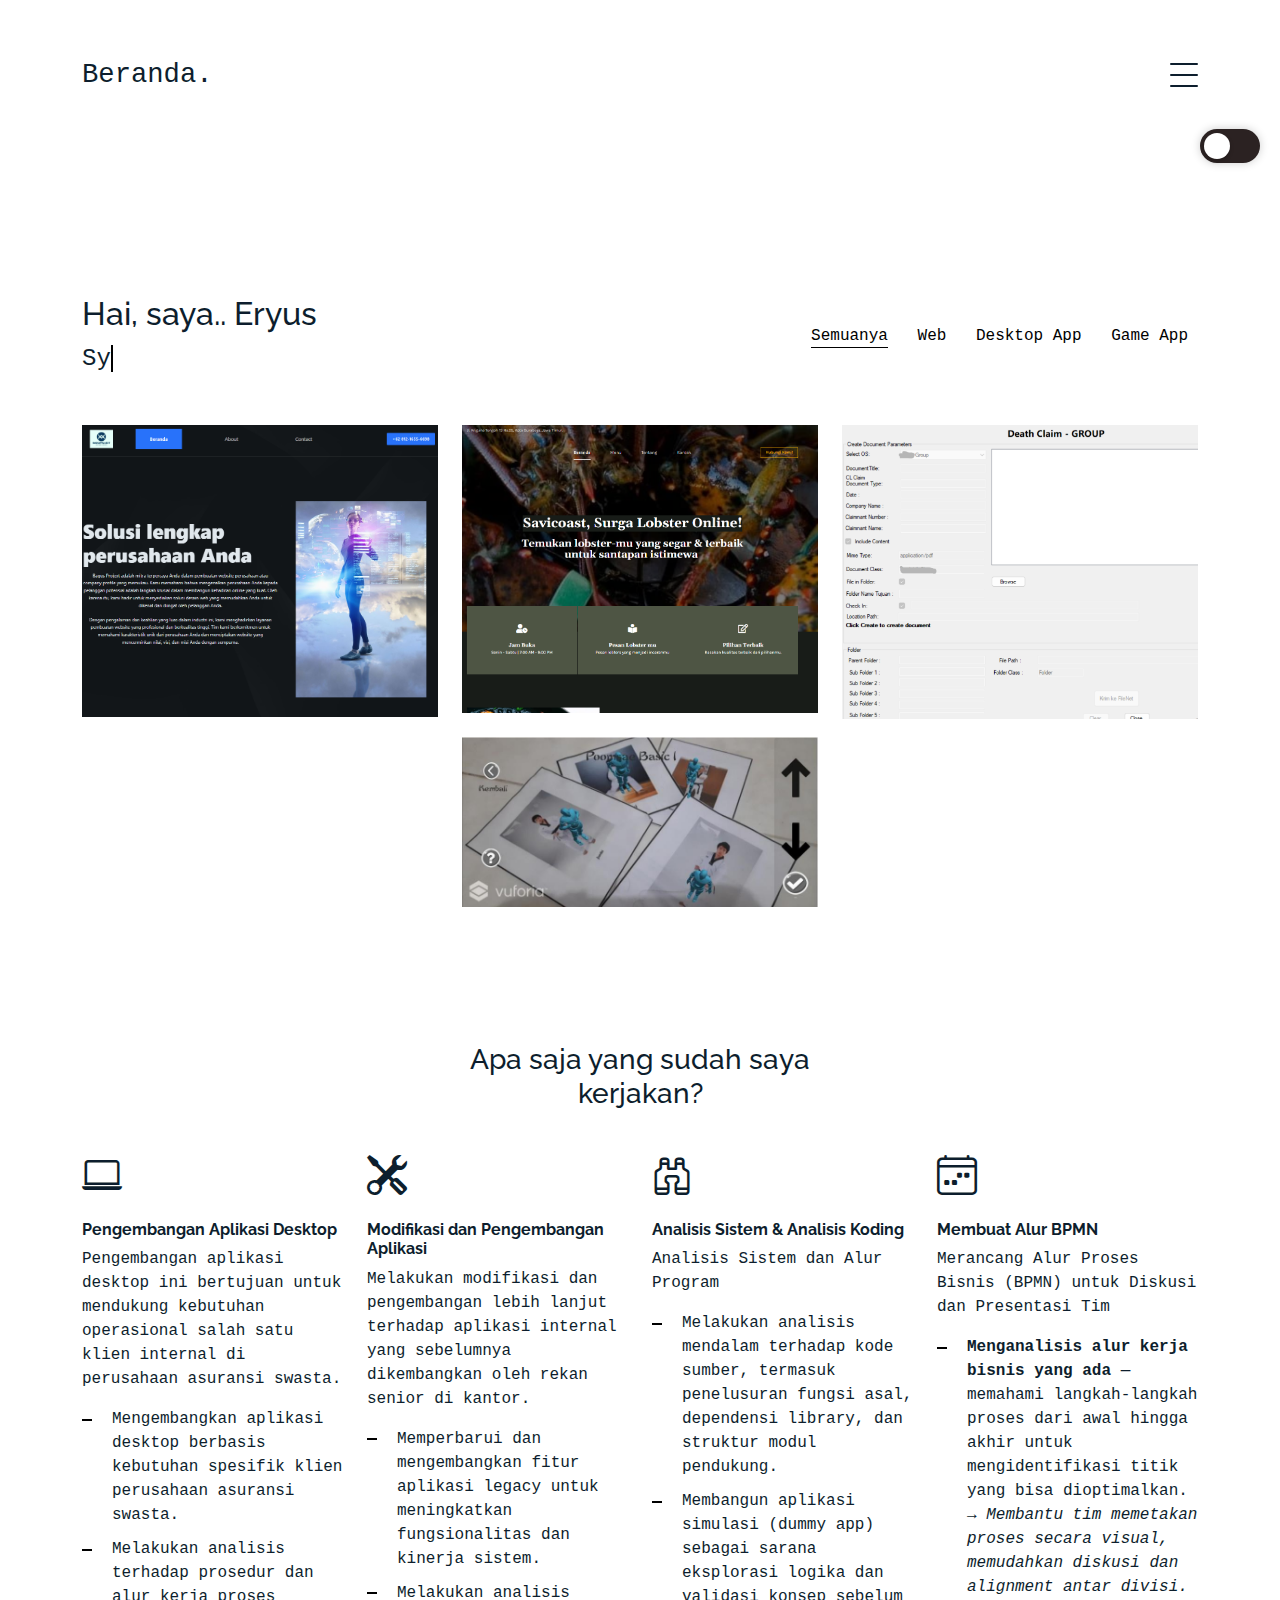
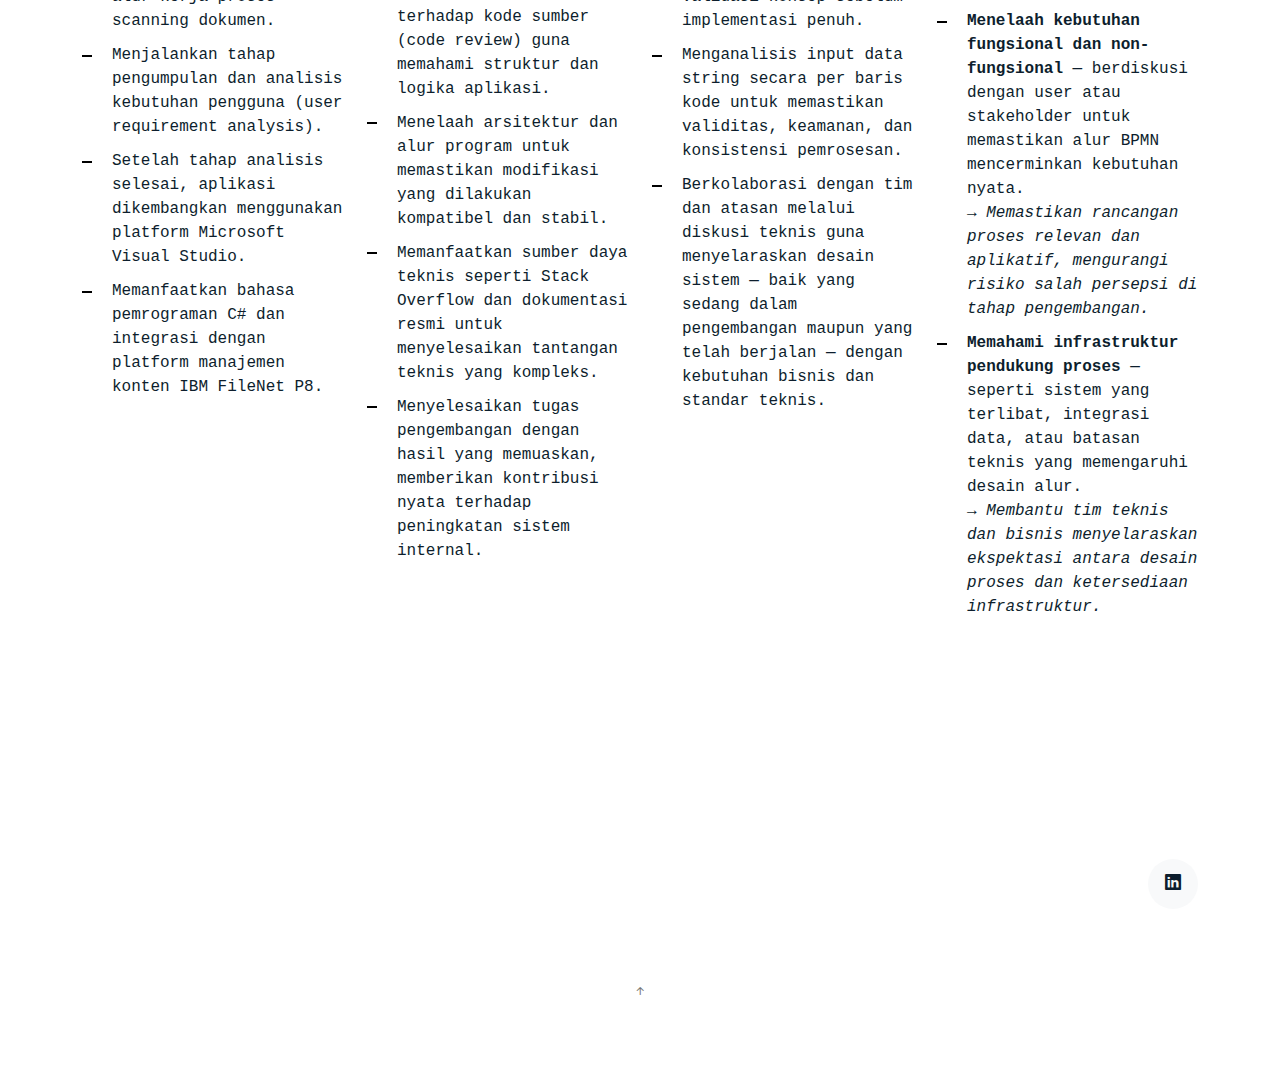
<file: index.html>
<!DOCTYPE html>
<html lang="en">

<head>

  <meta charset="utf-8">
  <meta content="width=device-width, initial-scale=1.0" name="viewport">

  <title>Eryus Portofolio.</title>
  <meta content="" name="description">
  <meta content="" name="keywords">

  <!-- Favicons -->
  <link href="assets/img/astro.png" rel="icon">
  <link href="assets/img/apple-touch-icon.png" rel="apple-touch-icon">

  <!-- Google Fonts -->
  <link href="https://fonts.googleapis.com/css?family=https://fonts.googleapis.com/css?family=Inconsolata:400,500,600,700|Raleway:400,400i,500,500i,600,600i,700,700i" rel="stylesheet">

  <!-- Vendor CSS Files -->
  <link href="assets/vendor/aos/aos.css" rel="stylesheet">
  <link href="assets/vendor/bootstrap/css/bootstrap.min.css" rel="stylesheet">
  <link href="assets/vendor/bootstrap-icons/bootstrap-icons.css" rel="stylesheet">
  <link href="assets/vendor/swiper/swiper-bundle.min.css" rel="stylesheet">

  <!-- Template Main CSS File -->
  <link href="assets/css/style.css" rel="stylesheet">

</head>

<body onload="getIP()">

  <!-- ======= Navbar ======= -->
  <div class="collapse navbar-collapse custom-navmenu" id="main-navbar">
    <div class="container py-2 py-md-5">
      <div class="row align-items-start">
        <div class="col-md-2">
          <ul class="custom-menu">
            <li class="active"><a href="index.html">Beranda</a></li>
            <li><a href="about.html">Tentang Saya</a></li>
            <li><a href="services.html">Keahlian</a></li>
            <li><a href="works.html">Pekerjaan</a></li>
          </ul>
        </div>
        <div class="col-md-6 d-none d-md-block  mr-auto">
          <div class="tweet d-flex">
            <span class="bi bi-chat-quote-fill text-white mt-8 mr-3"></span>
            <div>
              <p><em>Semuanya gabisa kalo belum di coba. -Eryus,2024<br></em></p>
            </div>
          </div>
        </div>
        <div class="col-md-4 d-none d-md-block">
          <h3>Hire Saya</h3>
          <p>Jika Tertarik bisa menghubungi saya lewat email ya<br>
            <a href="https://mail.google.com/mail/?view=cm&fs=1&to=eryus.ramadhan@gmail.com&su=Halo%20dari%20website&body=Halo%20saya%20tertarik%20dengan%20profile%20Anda."target="_blank" rel="noopener">Email Saya (buka di Gmail)</a></p>
        </div>
      </div>
    </div>
  </div>

  <nav class="navbar navbar-light custom-navbar">
    <div class="container">
      <a class="navbar-brand" id="homeLink" href="index.html">Beranda.</a>
      <a href="#" class="burger" data-bs-toggle="collapse" data-bs-target="#main-navbar">
        <span></span>
      </a>      
    </div>
  </nav>
      <div class="theme-switcher">
        <label class="switch">
            <input type="checkbox" id="theme-toggle">
            <span class="slider round"></span>
        </label>
    </div>
  <main id="main">

    <!-- ======= Works Section ======= -->
    <section class="section site-portfolio">
      <div class="container">
        <div class="row mb-5 align-items-center">
          <div class="col-md-12 col-lg-6 mb-4 mb-lg-0" data-aos="fade-up">
            <h2>Hai, saya.. Eryus</h2>
            <!-- =======  <p class="mb-0">System Analyst &amp; Developer System</p> ======= -->
            <span id="typing-effect"></span>
          </div>
          <div class="col-md-12 col-lg-6 text-start text-lg-end" data-aos="fade-up" data-aos-delay="100">
            <div id="filters" class="filters">
              <a href="#" data-filter="*" class="active">Semuanya</a>
              <a href="#" data-filter=".web">Web</a>
              <a href="#" data-filter=".desktop">Desktop App</a>
              <a href="#" data-filter=".game">Game App</a>
            </div>
          </div>
        </div>
        <div id="portfolio-grid" class="row no-gutter" data-aos="fade-up" data-aos-delay="200">
          <div class="item web col-sm-6 col-md-4 col-lg-4 mb-4">
            <a href="bagusprojext.html" class="item-wrap fancybox">
              <div class="work-info">
                <h3>Bagus Projext</h3>
                <span>Web</span>
              </div>
              <img class="img-fluid" src="assets/img/img_2.png">
            </a>
          </div>
          <div class="item web col-sm-6 col-md-4 col-lg-4 mb-4">
            <a href="savicoast.html" class="item-wrap fancybox">
              <div class="work-info">
                <h3>Savicoast</h3>
                <span>Web</span>
              </div>
              <img class="img-fluid" src="assets/img/img_1.png">
            </a>
          </div>
          <div class="item desktop col-sm-6 col-md-4 col-lg-4 mb-4">
            <a href="desktop.html" class="item-wrap fancybox">
              <div class="work-info">
                <h3>C# Desktop Application</h3>
                <span>Desktop</span>
              </div>
              <img class="img-fluid" src="assets/img/desktop.png">
            </a>
          </div>
          <div class="item game col-sm-6 col-md-4 col-lg-4 mb-4">
            <a href="AR.html" class="item-wrap fancybox">
              <div class="work-info">
                <h3>Taekwondo AR</h3>
                <span>Game App</span>
              </div>
              <img class="img-fluid" src="assets/img/taekwondo.jpg">
            </a>
          </div>
        </div>
      </div>

    <!-- ======= Services Section ======= -->
    <section class="section services">
      <div class="container">
        <div class="row justify-content-center text-center mb-4">
          <div class="col-5">
            <h3 class="h3 heading">Apa saja yang sudah saya kerjakan?</h3>
            <p></p>
          </div>
        </div>
        <div class="row">

          <div class="col-12 col-sm-6 col-md-6 col-lg-3">
            <i class="bi bi-laptop"></i>
            <h4 class="h4 mb-2"><strong>Pengembangan Aplikasi Desktop</strong></h4>
              <p>Pengembangan aplikasi desktop ini bertujuan untuk mendukung kebutuhan operasional salah satu klien internal di perusahaan asuransi swasta.</p>
              <ul class="list-unstyled list-line">
              <li>Mengembangkan aplikasi desktop berbasis kebutuhan spesifik klien perusahaan asuransi swasta.</li>
              <li>Melakukan analisis terhadap prosedur dan alur kerja proses scanning dokumen.</li>
              <li>Menjalankan tahap pengumpulan dan analisis kebutuhan pengguna (user requirement analysis).</li>
              <li>Setelah tahap analisis selesai, aplikasi dikembangkan menggunakan platform Microsoft Visual Studio.</li>
              <li>Memanfaatkan bahasa pemrograman C# dan integrasi dengan platform manajemen konten IBM FileNet P8.</li>
              </ul>
          </div>
          <div class="col-12 col-sm-6 col-md-6 col-lg-3">
            <i class="bi bi-tools"></i>
            <h4 class="h4 mb-2"><strong>Modifikasi dan Pengembangan Aplikasi</strong></h4>
            <p>Melakukan modifikasi dan pengembangan lebih lanjut terhadap aplikasi internal yang sebelumnya dikembangkan oleh rekan senior di kantor.</p>
            <ul class="list-unstyled list-line">
            <li>Memperbarui dan mengembangkan fitur aplikasi legacy untuk meningkatkan fungsionalitas dan kinerja sistem.</li>
            <li>Melakukan analisis terhadap kode sumber (code review) guna memahami struktur dan logika aplikasi.</li>
            <li>Menelaah arsitektur dan alur program untuk memastikan modifikasi yang dilakukan kompatibel dan stabil.</li>
            <li>Memanfaatkan sumber daya teknis seperti Stack Overflow dan dokumentasi resmi untuk menyelesaikan tantangan teknis yang kompleks.</li>
            <li>Menyelesaikan tugas pengembangan dengan hasil yang memuaskan, memberikan kontribusi nyata terhadap peningkatan sistem internal.</li>
            </ul>
          </div>
          <div class="col-12 col-sm-6 col-md-6 col-lg-3">
            <i class="bi bi-binoculars"></i>
            <h4 class="h4 mb-2"><strong>Analisis Sistem & Analisis Koding</strong></h4>
            <p>Analisis Sistem dan Alur Program</p>
            <ul class="list-unstyled list-line">
            <li>Melakukan analisis mendalam terhadap kode sumber, termasuk penelusuran fungsi asal, dependensi library, dan struktur modul pendukung.</li>
            <li>Membangun aplikasi simulasi (dummy app) sebagai sarana eksplorasi logika dan validasi konsep sebelum implementasi penuh.</li>
            <li>Menganalisis input data string secara per baris kode untuk memastikan validitas, keamanan, dan konsistensi pemrosesan.</li>
            <li>Berkolaborasi dengan tim dan atasan melalui diskusi teknis guna menyelaraskan desain sistem — baik yang sedang dalam pengembangan maupun yang telah berjalan — dengan kebutuhan bisnis dan standar teknis.</li>
            </ul>
          </div>
          <div class="col-12 col-sm-6 col-md-6 col-lg-3">
            <i class="bi bi-calendar4-week"></i>
            <h4 class="h4 mb-2"><strong>Membuat Alur BPMN</strong></h4>
            <p>Merancang Alur Proses Bisnis (BPMN) untuk Diskusi dan Presentasi Tim</p>
            <ul class="list-unstyled list-line" id="li">
            <li><strong>Menganalisis alur kerja bisnis yang ada</strong> — memahami langkah-langkah proses dari awal hingga akhir untuk mengidentifikasi titik yang bisa dioptimalkan.<br>
            → <em>Membantu tim memetakan proses secara visual, memudahkan diskusi dan alignment antar divisi.</em></li>

            <li><strong>Menelaah kebutuhan fungsional dan non-fungsional</strong> — berdiskusi dengan user atau stakeholder untuk memastikan alur BPMN mencerminkan kebutuhan nyata.<br>
            → <em>Memastikan rancangan proses relevan dan aplikatif, mengurangi risiko salah persepsi di tahap pengembangan.</em></li>

            <li><strong>Memahami infrastruktur pendukung proses</strong> — seperti sistem yang terlibat, integrasi data, atau batasan teknis yang memengaruhi desain alur.<br>
            → <em>Membantu tim teknis dan bisnis menyelaraskan ekspektasi antara desain proses dan ketersediaan infrastruktur.</em></li>
            </ul>
            </ul>
          </div>
        </div>
      </div>
    </section><!-- End Services Section -->

  </main><!-- End #main -->

  <!-- ======= Footer ======= -->
  <footer class="footer" role="contentinfo">
    <div class="container">
      <div class="row">
        <div class="col-sm-6">
        </div>
       <div class="col-sm-6 social text-md-end">
          <a href="https://www.linkedin.com/in/eryus/" target="_blank"><span class="bi bi-linkedin"></span></a>
        </div>
      </div>
    </div>
  </footer>

  <a href="#" class="back-to-top d-flex align-items-center justify-content-center"><i class="bi bi-arrow-up-short"></i></a>

  <!-- Vendor JS Files -->
  <script src="assets/vendor/aos/aos.js"></script>
  <script src="assets/vendor/bootstrap/js/bootstrap.bundle.min.js"></script>
  <script src="assets/vendor/isotope-layout/isotope.pkgd.min.js"></script>
  <script src="assets/vendor/swiper/swiper-bundle.min.js"></script>
  <script src="assets/vendor/php-email-form/validate.js"></script>

  <!-- Template Main JS File -->
  <script src="assets/js/main.js"></script>
  <script>
        document.addEventListener('contextmenu', function(event) {
            event.preventDefault();
        });
  </script>
  <script>
            // script.js
            const texts = ['System Analyst & Developer System'];
            const typingEffectElement = document.getElementById('typing-effect');
            let textIndex = 0; // indeks untuk teks yang sedang ditampilkan
            let charIndex = 0; // indeks untuk karakter saat ini
            
            function type() {
                if (textIndex < texts.length) {
                    if (charIndex < texts[textIndex].length) {
                        typingEffectElement.textContent += texts[textIndex].charAt(charIndex);
                        charIndex++;
                        setTimeout(type, 150); // kecepatan efek ketik, semakin kecil angkanya semakin cepat
                    } else {
                        setTimeout(erase, 1000); // jeda sebelum menghapus teks
                    }
                }
            }
            
            function erase() {
                if (charIndex > 0) {
                    typingEffectElement.textContent = texts[textIndex].substring(0, charIndex - 1);
                    charIndex--;
                    setTimeout(erase, 50); // kecepatan penghapusan, semakin kecil angkanya semakin cepat
                } else {
                    textIndex = (textIndex + 1) % texts.length; // pindah ke teks berikutnya
                    setTimeout(type, 500); // jeda sebelum memulai ketik teks baru
                }
            }
            
            document.addEventListener('DOMContentLoaded', function() {
                setTimeout(type, 500); // mulai efek ketik setelah halaman dimuat
            });
            
  </script>
   <script>
            document.addEventListener('keydown', function(e) {
                if (e.ctrlKey && (e.key === 'u' || e.key === 'U')) {
                    e.preventDefault();
                }
            });
    </script>
  <p id="ip-address">Loading...</p>
</body>
</html>
</file>
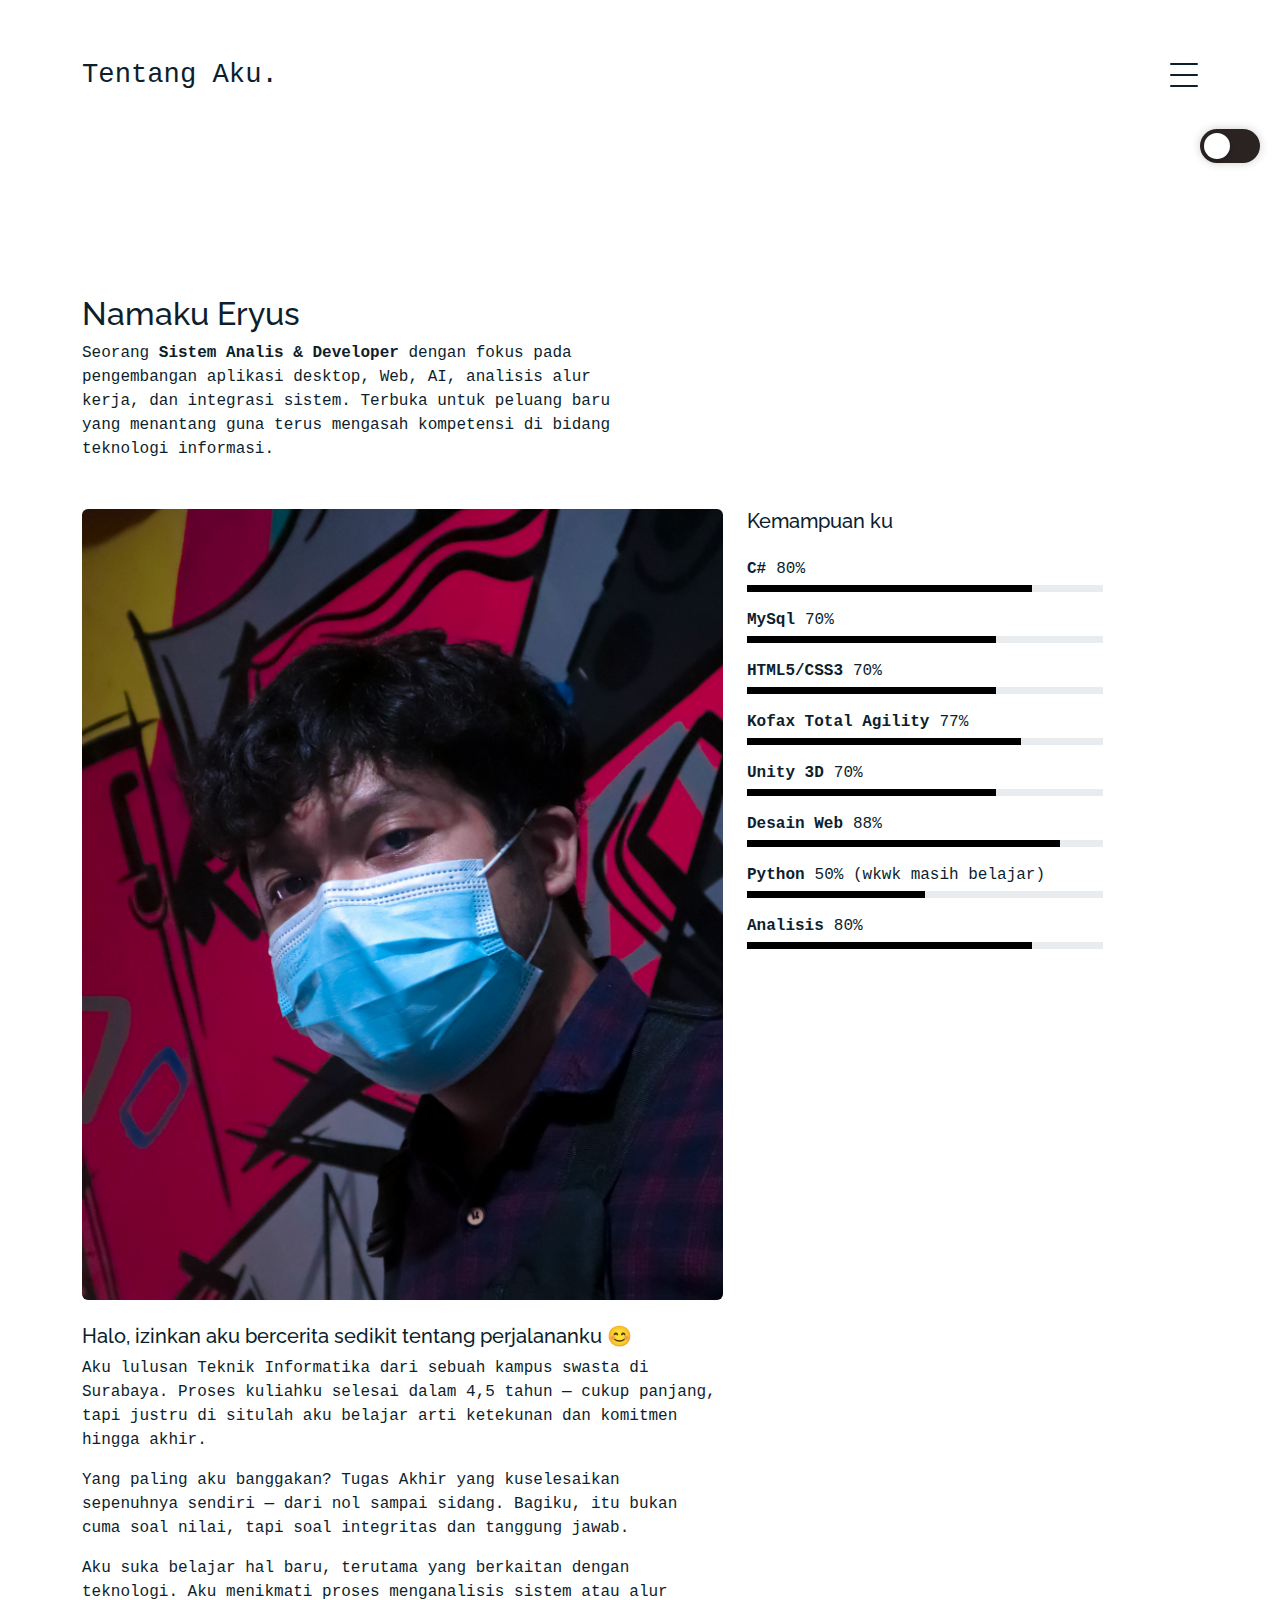
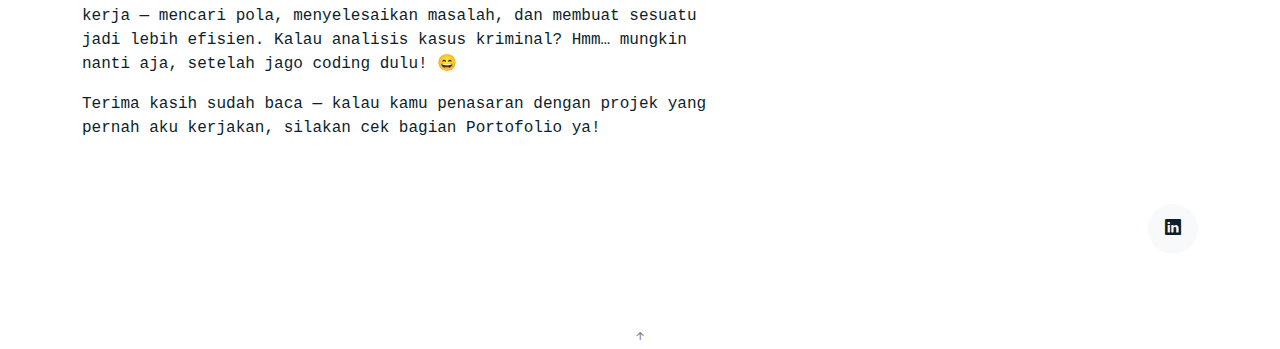
<file: about.html>
<!DOCTYPE html>
<html lang="en">

<head>
  <meta charset="utf-8">
  <meta content="width=device-width, initial-scale=1.0" name="viewport">

  <title>Eryus Portofolio.</title>
  <meta content="" name="description">
  <meta content="" name="keywords">

  <!-- Favicons -->
  <link href="assets/img/astro.png" rel="icon">
  <link href="assets/img/apple-touch-icon.png" rel="apple-touch-icon">

  <!-- Google Fonts -->
  <link href="https://fonts.googleapis.com/css?family=https://fonts.googleapis.com/css?family=Inconsolata:400,500,600,700|Raleway:400,400i,500,500i,600,600i,700,700i" rel="stylesheet">

  <!-- Vendor CSS Files -->
  <link href="assets/vendor/aos/aos.css" rel="stylesheet">
  <link href="assets/vendor/bootstrap/css/bootstrap.min.css" rel="stylesheet">
  <link href="assets/vendor/bootstrap-icons/bootstrap-icons.css" rel="stylesheet">
  <link href="assets/vendor/swiper/swiper-bundle.min.css" rel="stylesheet">

  <!-- Template Main CSS File -->
  <link href="assets/css/style.css" rel="stylesheet">
</head>

<body>

  <!-- ======= Navbar ======= -->
  <div class="collapse navbar-collapse custom-navmenu" id="main-navbar">
    <div class="container py-2 py-md-5">
      <div class="row align-items-start">
        <div class="col-md-2">
          <ul class="custom-menu">
            <li><a href="index.html">Beranda</a></li>
            <li class="active"><a href="about.html">Tentang Saya</a></li>
            <li><a href="services.html">Keahlihan</a></li>
            <li><a href="works.html">Pekerjaan</a></li>
          </ul>
        </div>
        <div class="col-md-6 d-none d-md-block  mr-auto">
          <div class="tweet d-flex">
            <span class="bi bi-chat-quote-fill text-white mt-8 mr-3"></span>
            <div>
              <p><em>Semuanya gabisa kalo belum di coba. -Eryus,2024<br></em></p>
            </div>
          </div>
        </div>
        <div class="col-md-4 d-none d-md-block">
          <h3>Hire Saya</h3>
          <p>Jika Tertarik bisa menghubungi saya lewat email ya<br>
            <a href="https://mail.google.com/mail/?view=cm&fs=1&to=eryus.ramadhan@gmail.com&su=Halo%20dari%20website&body=Halo%20saya%20tertarik%20dengan%20profile%20Anda."target="_blank" rel="noopener">Email Saya (buka di Gmail)</a></p>
        </div>
      </div>

    </div>
  </div>

  <nav class="navbar navbar-light custom-navbar">
    <div class="container">
      <a class="navbar-brand" href="about.html">Tentang Aku.</a>
      <a href="#" class="burger" data-bs-toggle="collapse" data-bs-target="#main-navbar">
        <span></span>
      </a>
    </div>
  </nav>
    <div class="theme-switcher">
      <label class="switch">
        <input type="checkbox" id="theme-toggle">
        <span class="slider round"></span>
      </label>
    </div>
  <main id="main">

    <section class="section pb-5">
      <div class="container">
        <div class="row mb-5 align-items-end">
          <div class="col-md-6" data-aos="fade-up">
            <h2>Namaku Eryus</h2>
            <p class="mb-0">
              Seorang <strong>Sistem Analis & Developer </strong> dengan fokus pada pengembangan aplikasi desktop, Web, AI, analisis alur kerja, dan integrasi sistem. Terbuka untuk peluang baru yang menantang guna terus mengasah kompetensi di bidang teknologi informasi.
            </p>
          </div>

        </div>

        <div class="row">
          <div class="col-md-4 ml-auto order-2" data-aos="fade-up">
            <h3 class="h3 mb-4">Kemampuan ku</h3>
            <ul class="list-unstyled">
              <li class="mb-3">
                <div class="d-flex mb-1">
                  <strong class="web-design">C# </strong>
                  <span class="ml-auto">80%</span>
                </div>
                <div class="progress custom-progress">
                  <div class="progress-bar" role="progressbar" style="width: 80%" aria-valuenow="80" aria-valuemin="0" aria-valuemax="100"></div>
                </div>
              </li>
              <li class="mb-3">
                <div class="d-flex mb-1">
                  <strong class="web-design">MySql </strong>
                  <span class="ml-auto">70%</span>
                </div>
                <div class="progress custom-progress">
                  <div class="progress-bar" role="progressbar" style="width: 70%" aria-valuenow="96" aria-valuemin="0" aria-valuemax="100"></div>
                </div>
              </li>
              <li class="mb-3">
                <div class="d-flex mb-1">
                  <strong class="web-design">HTML5/CSS3 </strong>
                  <span class="ml-auto">70%</span>
                </div>
                <div class="progress custom-progress">
                  <div class="progress-bar" role="progressbar" style="width: 70%" aria-valuenow="99" aria-valuemin="0" aria-valuemax="100"></div>
                </div>
              </li>
              <li class="mb-3">
                <div class="d-flex mb-1">
                  <strong class="web-design">Kofax Total Agility </strong>
                  <span class="ml-auto">77%</span>
                </div>
                <div class="progress custom-progress">
                  <div class="progress-bar" role="progressbar" style="width: 77%" aria-valuenow="87" aria-valuemin="0" aria-valuemax="100"></div>
                </div>
              </li>
              <li class="mb-3">
                <div class="d-flex mb-1">
                  <strong class="web-design">Unity 3D </strong>
                  <span class="ml-auto">70%</span>
                </div>
                <div class="progress custom-progress">
                  <div class="progress-bar" role="progressbar" style="width: 70%" aria-valuenow="85" aria-valuemin="0" aria-valuemax="100"></div>
                </div>
              </li>
              <li class="mb-3">
                <div class="d-flex mb-1">
                  <strong class="web-design">Desain Web</strong>
                  <span class="ml-auto">88%</span>
                </div>
                <div class="progress custom-progress">
                  <div class="progress-bar" role="progressbar" style="width: 88%" aria-valuenow="88" aria-valuemin="0" aria-valuemax="100"></div>
                </div>
              </li>
              <li class="mb-3">
                <div class="d-flex mb-1">
                  <strong class="web-design">Python</strong>
                  <span class="ml-auto">50% (wkwk masih belajar)</span>
                </div>
                <div class="progress custom-progress">
                  <div class="progress-bar" role="progressbar" style="width: 50%" aria-valuenow="88" aria-valuemin="0" aria-valuemax="100"></div>
                </div>
              </li>
              <li class="mb-3">
                <div class="d-flex mb-1">
                  <strong class="web-design">Analisis</strong>
                  <span class="ml-auto">80%</span>
                </div>
                <div class="progress custom-progress">
                  <div class="progress-bar" role="progressbar" style="width: 80%" aria-valuenow="88" aria-valuemin="0" aria-valuemax="100"></div>
                </div>
              </li>
            </ul>
          </div>

         <div class="col-md-7 mb-5 mb-md-0" data-aos="fade-up">
          <p><img src="assets/img/erik.jpg" alt="Foto Erik" class="img-fluid rounded"></p>
          <h5 class="mt-4">Halo, izinkan aku bercerita sedikit tentang perjalananku 😊</h5>

          <p>Aku lulusan Teknik Informatika dari sebuah kampus swasta di Surabaya. Proses kuliahku selesai dalam 4,5 tahun — cukup panjang, tapi justru di situlah aku belajar arti ketekunan dan komitmen hingga akhir.</p>

          <p>Yang paling aku banggakan? Tugas Akhir yang kuselesaikan sepenuhnya sendiri — dari nol sampai sidang. Bagiku, itu bukan cuma soal nilai, tapi soal integritas dan tanggung jawab.</p>

          <p>Aku suka belajar hal baru, terutama yang berkaitan dengan teknologi. Aku menikmati proses menganalisis sistem atau alur kerja — mencari pola, menyelesaikan masalah, dan membuat sesuatu jadi lebih efisien. Kalau analisis kasus kriminal? Hmm… mungkin nanti aja, setelah jago coding dulu! 😄</p>

          <p>Terima kasih sudah baca — kalau kamu penasaran dengan projek yang pernah aku kerjakan, silakan cek bagian Portofolio ya!</p>
        </div>

        </div>

      </div>

    </section>

  </main><!-- End #main -->

  <!-- ======= Footer ======= -->
  <footer class="footer" role="contentinfo">
    <div class="container">
      <div class="row">
        <div class="col-sm-6">
        </div>
        <div class="col-sm-6 social text-md-end">
          <a href="https://www.linkedin.com/in/eryus/" target="_blank"><span class="bi bi-linkedin"></span></a>
        </div>
      </div>
    </div>
  </footer>

  <a href="#" class="back-to-top d-flex align-items-center justify-content-center"><i class="bi bi-arrow-up-short"></i></a>

  <!-- Vendor JS Files -->
  <script src="assets/vendor/aos/aos.js"></script>
  <script src="assets/vendor/bootstrap/js/bootstrap.bundle.min.js"></script>
  <script src="assets/vendor/isotope-layout/isotope.pkgd.min.js"></script>
  <script src="assets/vendor/swiper/swiper-bundle.min.js"></script>
  <script src="assets/vendor/php-email-form/validate.js"></script>

  <!-- Template Main JS File -->
  <script src="assets/js/main.js"></script>
  <script>
        document.addEventListener('contextmenu', function(event) {
            event.preventDefault();
        });
        
  </script>
   <script>
            document.addEventListener('keydown', function(e) {
                if (e.ctrlKey && (e.key === 'u' || e.key === 'U')) {
                    e.preventDefault();
                }
            });
  </script>


</body>

</html>
</file>
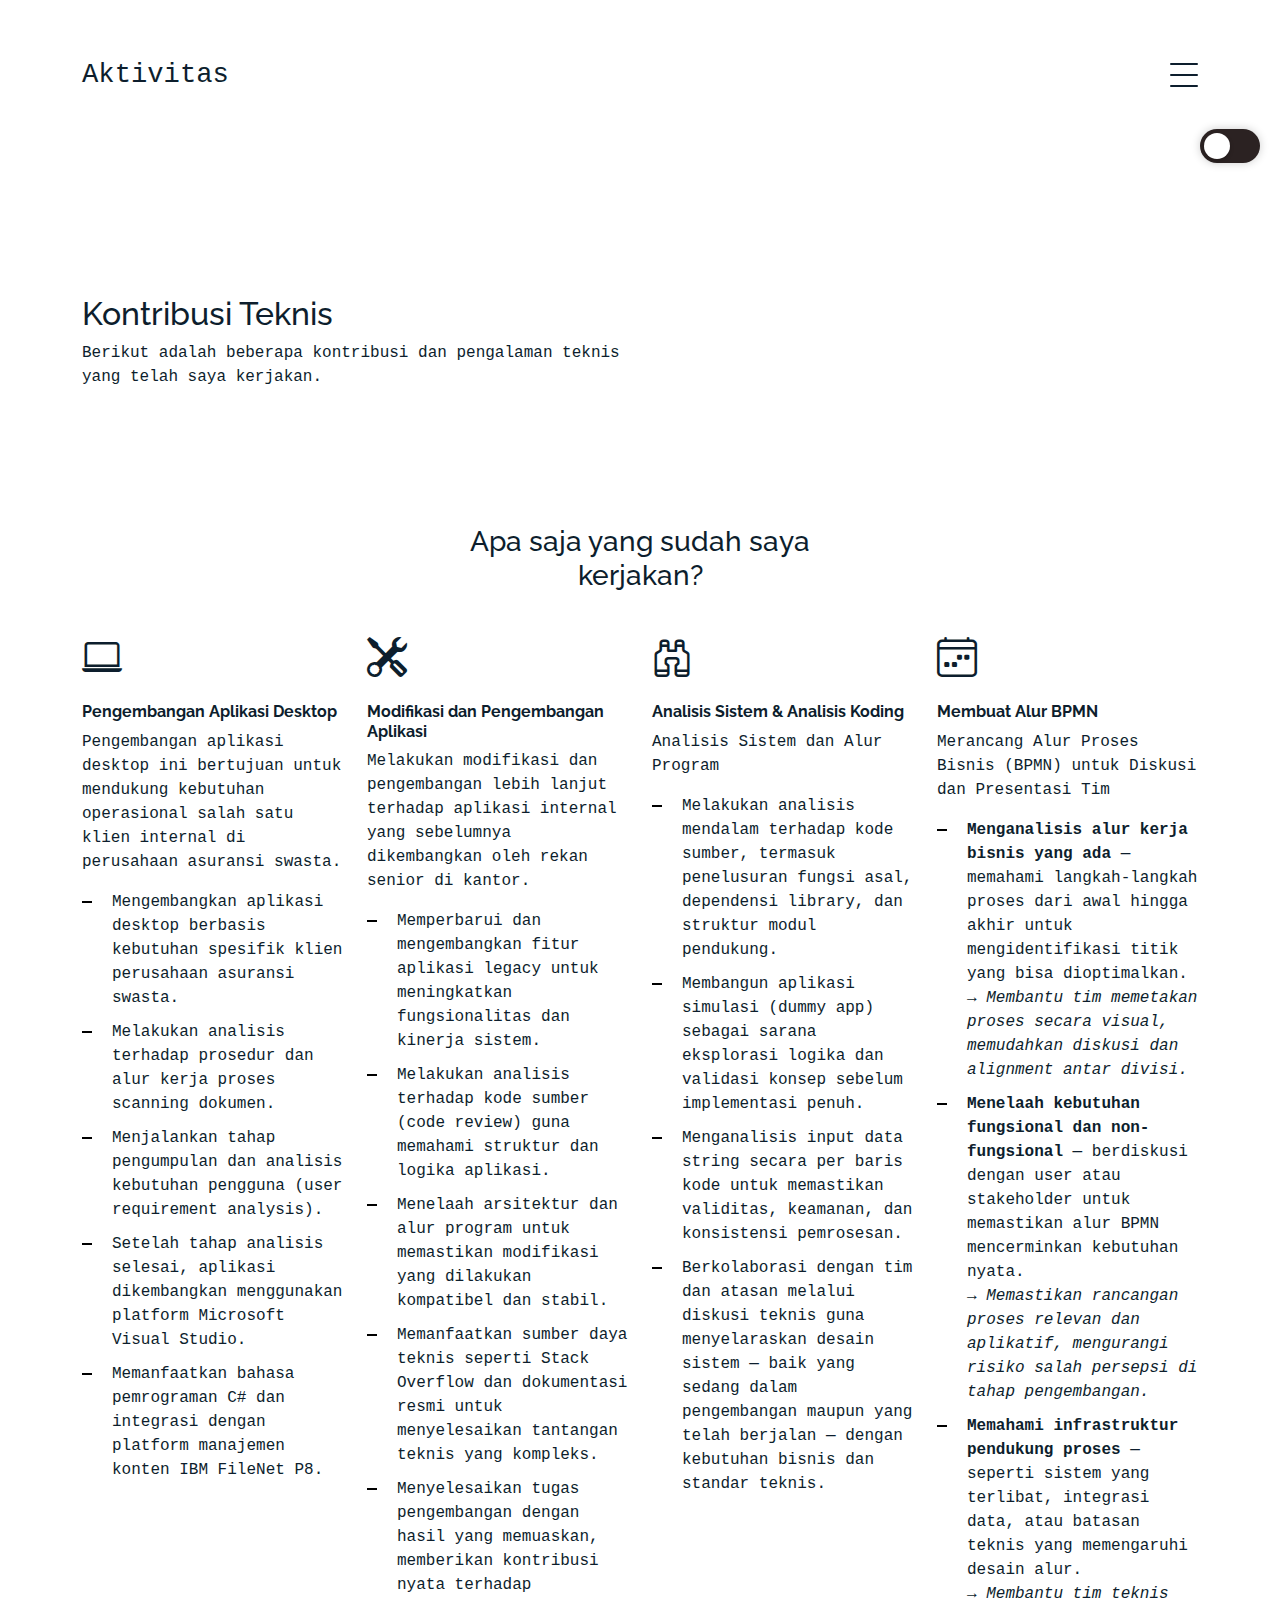
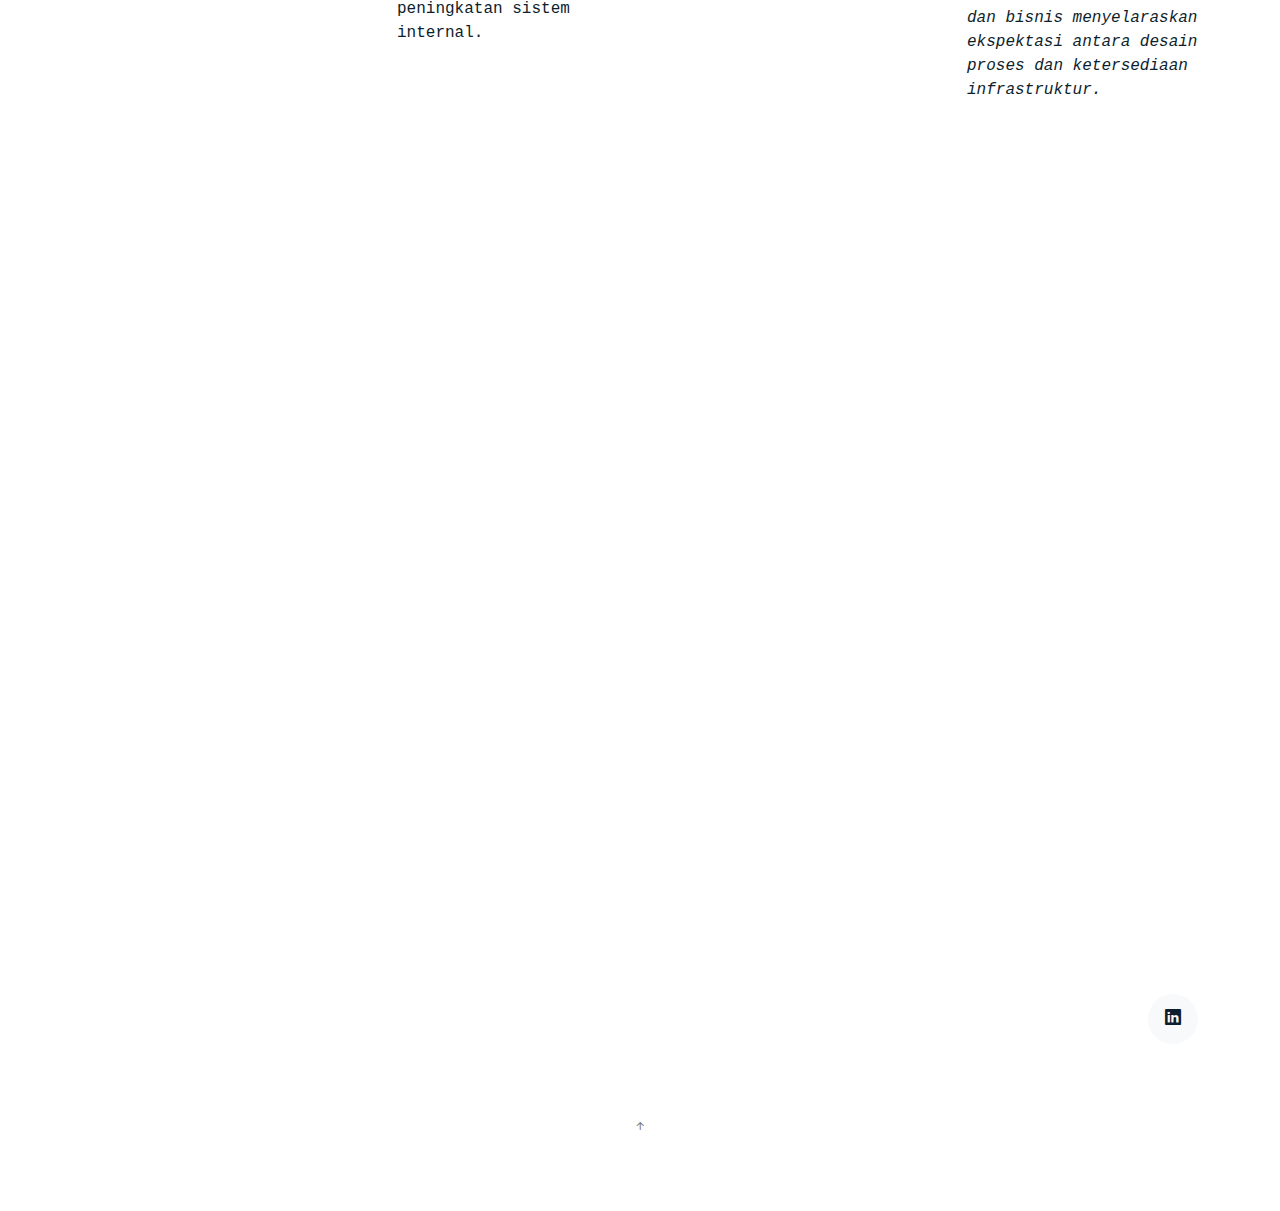
<file: services.html>
<!DOCTYPE html>
<html lang="en">

<head>
  <meta charset="utf-8">
  <meta content="width=device-width, initial-scale=1.0" name="viewport">

  <title>Eryus Portofolio.</title>
  <meta content="" name="description">
  <meta content="" name="keywords">

  <!-- Favicons -->
  <link href="assets/img/astro.png" rel="icon">
  <link href="assets/img/apple-touch-icon.png" rel="apple-touch-icon">

  <!-- Google Fonts -->
  <link href="https://fonts.googleapis.com/css?family=https://fonts.googleapis.com/css?family=Inconsolata:400,500,600,700|Raleway:400,400i,500,500i,600,600i,700,700i" rel="stylesheet">

  <!-- Vendor CSS Files -->
  <link href="assets/vendor/aos/aos.css" rel="stylesheet">
  <link href="assets/vendor/bootstrap/css/bootstrap.min.css" rel="stylesheet">
  <link href="assets/vendor/bootstrap-icons/bootstrap-icons.css" rel="stylesheet">
  <link href="assets/vendor/swiper/swiper-bundle.min.css" rel="stylesheet">

  <!-- Template Main CSS File -->
  <link href="assets/css/style.css" rel="stylesheet">

</head>

<body>

  <!-- ======= Navbar ======= -->
  <div class="collapse navbar-collapse custom-navmenu" id="main-navbar">
    <div class="container py-2 py-md-5">
      <div class="row align-items-start">
        <div class="col-md-2">
          <ul class="custom-menu">
            <li><a href="index.html">Beranda</a></li>
            <li><a href="about.html">Tentang Saya</a></li>
            <li class="active"><a href="services.html">Keahlihan</a></li>
            <li><a href="works.html">Pekerjaan</a></li>
          </ul>
        </div>
        <div class="col-md-6 d-none d-md-block  mr-auto">
          <div class="tweet d-flex">
            <span class="bi bi-chat-quote-fill text-white mt-8 mr-3"></span>
            <div>
               <p><em>Semuanya gabisa kalo belum di coba. -Eryus,2024<br></em></p>
            </div>
          </div>
        </div>
        <div class="col-md-4 d-none d-md-block">
          <h3>Hire Saya</h3>
          <p>Jika Tertarik bisa menghubungi saya lewat email ya<br>
            <a href="https://mail.google.com/mail/?view=cm&fs=1&to=eryus.ramadhan@gmail.com&su=Halo%20dari%20website&body=Halo%20saya%20tertarik%20dengan%20profile%20Anda."target="_blank" rel="noopener">Email Saya (buka di Gmail)</a></p>
        </div>
      </div>

    </div>
  </div>

  <nav class="navbar navbar-light custom-navbar">
    <div class="container">
      <a class="navbar-brand" href="services.html">Aktivitas</a>
      <a href="#" class="burger" data-bs-toggle="collapse" data-bs-target="#main-navbar">
        <span></span>
      </a>
    </div>
  </nav>
  <div class="theme-switcher">
      <label class="switch">
        <input type="checkbox" id="theme-toggle">
        <span class="slider round"></span>
      </label>
  </div>
  <main id="main">

    <section class="section">
      <div class="container">
        <div class="row mb-4 align-items-center">
          <div class="col-md-6" data-aos="fade-up">
            <h2>Kontribusi Teknis</h2>
            <p class="mb-0">Berikut adalah beberapa kontribusi dan pengalaman teknis yang telah saya kerjakan.</p>
          </div>
        </div>
      </div>

         <!-- ======= Services Section ======= -->
    <section class="section services">
      <div class="container">
        <div class="row justify-content-center text-center mb-4">
          <div class="col-5">
            <h3 class="h3 heading">Apa saja yang sudah saya kerjakan?</h3>
            <p></p>
          </div>
        </div>
        <div class="row">

          <div class="col-12 col-sm-6 col-md-6 col-lg-3">
            <i class="bi bi-laptop"></i>
            <h4 class="h4 mb-2"><strong>Pengembangan Aplikasi Desktop</strong></h4>
              <p>Pengembangan aplikasi desktop ini bertujuan untuk mendukung kebutuhan operasional salah satu klien internal di perusahaan asuransi swasta.</p>
              <ul class="list-unstyled list-line">
              <li>Mengembangkan aplikasi desktop berbasis kebutuhan spesifik klien perusahaan asuransi swasta.</li>
              <li>Melakukan analisis terhadap prosedur dan alur kerja proses scanning dokumen.</li>
              <li>Menjalankan tahap pengumpulan dan analisis kebutuhan pengguna (user requirement analysis).</li>
              <li>Setelah tahap analisis selesai, aplikasi dikembangkan menggunakan platform Microsoft Visual Studio.</li>
              <li>Memanfaatkan bahasa pemrograman C# dan integrasi dengan platform manajemen konten IBM FileNet P8.</li>
              </ul>
          </div>
          <div class="col-12 col-sm-6 col-md-6 col-lg-3">
            <i class="bi bi-tools"></i>
            <h4 class="h4 mb-2"><strong>Modifikasi dan Pengembangan Aplikasi</strong></h4>
            <p>Melakukan modifikasi dan pengembangan lebih lanjut terhadap aplikasi internal yang sebelumnya dikembangkan oleh rekan senior di kantor.</p>
            <ul class="list-unstyled list-line">
            <li>Memperbarui dan mengembangkan fitur aplikasi legacy untuk meningkatkan fungsionalitas dan kinerja sistem.</li>
            <li>Melakukan analisis terhadap kode sumber (code review) guna memahami struktur dan logika aplikasi.</li>
            <li>Menelaah arsitektur dan alur program untuk memastikan modifikasi yang dilakukan kompatibel dan stabil.</li>
            <li>Memanfaatkan sumber daya teknis seperti Stack Overflow dan dokumentasi resmi untuk menyelesaikan tantangan teknis yang kompleks.</li>
            <li>Menyelesaikan tugas pengembangan dengan hasil yang memuaskan, memberikan kontribusi nyata terhadap peningkatan sistem internal.</li>
            </ul>
          </div>
          <div class="col-12 col-sm-6 col-md-6 col-lg-3">
            <i class="bi bi-binoculars"></i>
            <h4 class="h4 mb-2"><strong>Analisis Sistem & Analisis Koding</strong></h4>
            <p>Analisis Sistem dan Alur Program</p>
            <ul class="list-unstyled list-line">
            <li>Melakukan analisis mendalam terhadap kode sumber, termasuk penelusuran fungsi asal, dependensi library, dan struktur modul pendukung.</li>
            <li>Membangun aplikasi simulasi (dummy app) sebagai sarana eksplorasi logika dan validasi konsep sebelum implementasi penuh.</li>
            <li>Menganalisis input data string secara per baris kode untuk memastikan validitas, keamanan, dan konsistensi pemrosesan.</li>
            <li>Berkolaborasi dengan tim dan atasan melalui diskusi teknis guna menyelaraskan desain sistem — baik yang sedang dalam pengembangan maupun yang telah berjalan — dengan kebutuhan bisnis dan standar teknis.</li>
            </ul>
          </div>
          <div class="col-12 col-sm-6 col-md-6 col-lg-3">
            <i class="bi bi-calendar4-week"></i>
            <h4 class="h4 mb-2"><strong>Membuat Alur BPMN</strong></h4>
            <p>Merancang Alur Proses Bisnis (BPMN) untuk Diskusi dan Presentasi Tim</p>
            <ul class="list-unstyled list-line" id="li">
            <li><strong>Menganalisis alur kerja bisnis yang ada</strong> — memahami langkah-langkah proses dari awal hingga akhir untuk mengidentifikasi titik yang bisa dioptimalkan.<br>
            → <em>Membantu tim memetakan proses secara visual, memudahkan diskusi dan alignment antar divisi.</em></li>

            <li><strong>Menelaah kebutuhan fungsional dan non-fungsional</strong> — berdiskusi dengan user atau stakeholder untuk memastikan alur BPMN mencerminkan kebutuhan nyata.<br>
            → <em>Memastikan rancangan proses relevan dan aplikatif, mengurangi risiko salah persepsi di tahap pengembangan.</em></li>

            <li><strong>Memahami infrastruktur pendukung proses</strong> — seperti sistem yang terlibat, integrasi data, atau batasan teknis yang memengaruhi desain alur.<br>
            → <em>Membantu tim teknis dan bisnis menyelaraskan ekspektasi antara desain proses dan ketersediaan infrastruktur.</em></li>
            </ul>
            </ul>
          </div>
        </div>
      </div>
    </section><!-- End Services Section -->

    <!-- ======= Testimonials Section ======= -->
    <section class="section pt-0">
      <div class="container">

        <div class="testimonials-slider swiper" data-aos="fade-up" data-aos-delay="100">
          <div class="swiper-wrapper">

            <div class="swiper-slide">
              <div class="testimonial-wrap">
                <div class="testimonial">
                  <img src="assets/img/A1.jpg" alt="Image" class="img-fluid">
                  <blockquote>
                    <p>"Pernah se tim sama Eryus, keunggulan dia terletak pada kemampuannya untuk memahami kebutuhan pengguna akhir dan berkomunikasi dengan jelas dengan tim teknis. Dia mampu mengurai kompleksitas masalah menjadi langkah-langkah yang sistematis dan solusi yang dapat diimplementasikan dengan baik."</p>
                  </blockquote>
                  <p>&mdash; Respa</p>
                </div>
              </div>
            </div><!-- End testimonial item -->

            <div class="swiper-slide">
              <div class="testimonial-wrap">
                <div class="testimonial">
                  <img src="assets/img/A1.jpg" alt="Image" class="img-fluid">
                  <blockquote>
                    <p>"Kerja sama dengan Eryus sangat seru karena dia tidak hanya memiliki keahlian teknis yang kuat, tapi juga kemampuan interpersonal yang baik. Dia selalu siap mendengarkan masukan, berkolaborasi dengan anggota tim, dan mengintegrasikan feedback untuk mencapai hasil terbaik."</p>
                  </blockquote>
                  <p>&mdash; Surya</p>
                </div>
              </div>
            </div><!-- End testimonial item -->

          </div>
          <div class="swiper-pagination"></div>
        </div>

      </div>
    </section><!-- End Testimonials Section -->

  </main><!-- End #main -->

  <!-- ======= Footer ======= -->
  <footer class="footer" role="contentinfo">
    <div class="container">
      <div class="row">
        <div class="col-sm-6">
        </div>
        <div class="col-sm-6 social text-md-end">
          <a href="https://www.linkedin.com/in/eryus/" target="_blank"><span class="bi bi-linkedin"></span></a>
        </div>
      </div>
    </div>
  </footer>

  <a href="#" class="back-to-top d-flex align-items-center justify-content-center"><i class="bi bi-arrow-up-short"></i></a>

  <!-- Vendor JS Files -->
  <script src="assets/vendor/aos/aos.js"></script>
  <script src="assets/vendor/bootstrap/js/bootstrap.bundle.min.js"></script>
  <script src="assets/vendor/isotope-layout/isotope.pkgd.min.js"></script>
  <script src="assets/vendor/swiper/swiper-bundle.min.js"></script>
  <script src="assets/vendor/php-email-form/validate.js"></script>

  <!-- Template Main JS File -->
  <script src="assets/js/main.js"></script>
  <script>
        document.addEventListener('contextmenu', function(event) {
            event.preventDefault();
        });
  </script>
   <script>
            document.addEventListener('keydown', function(e) {
                if (e.ctrlKey && (e.key === 'u' || e.key === 'U')) {
                    e.preventDefault();
                }
            });
    </script>


</body>

</html>
</file>
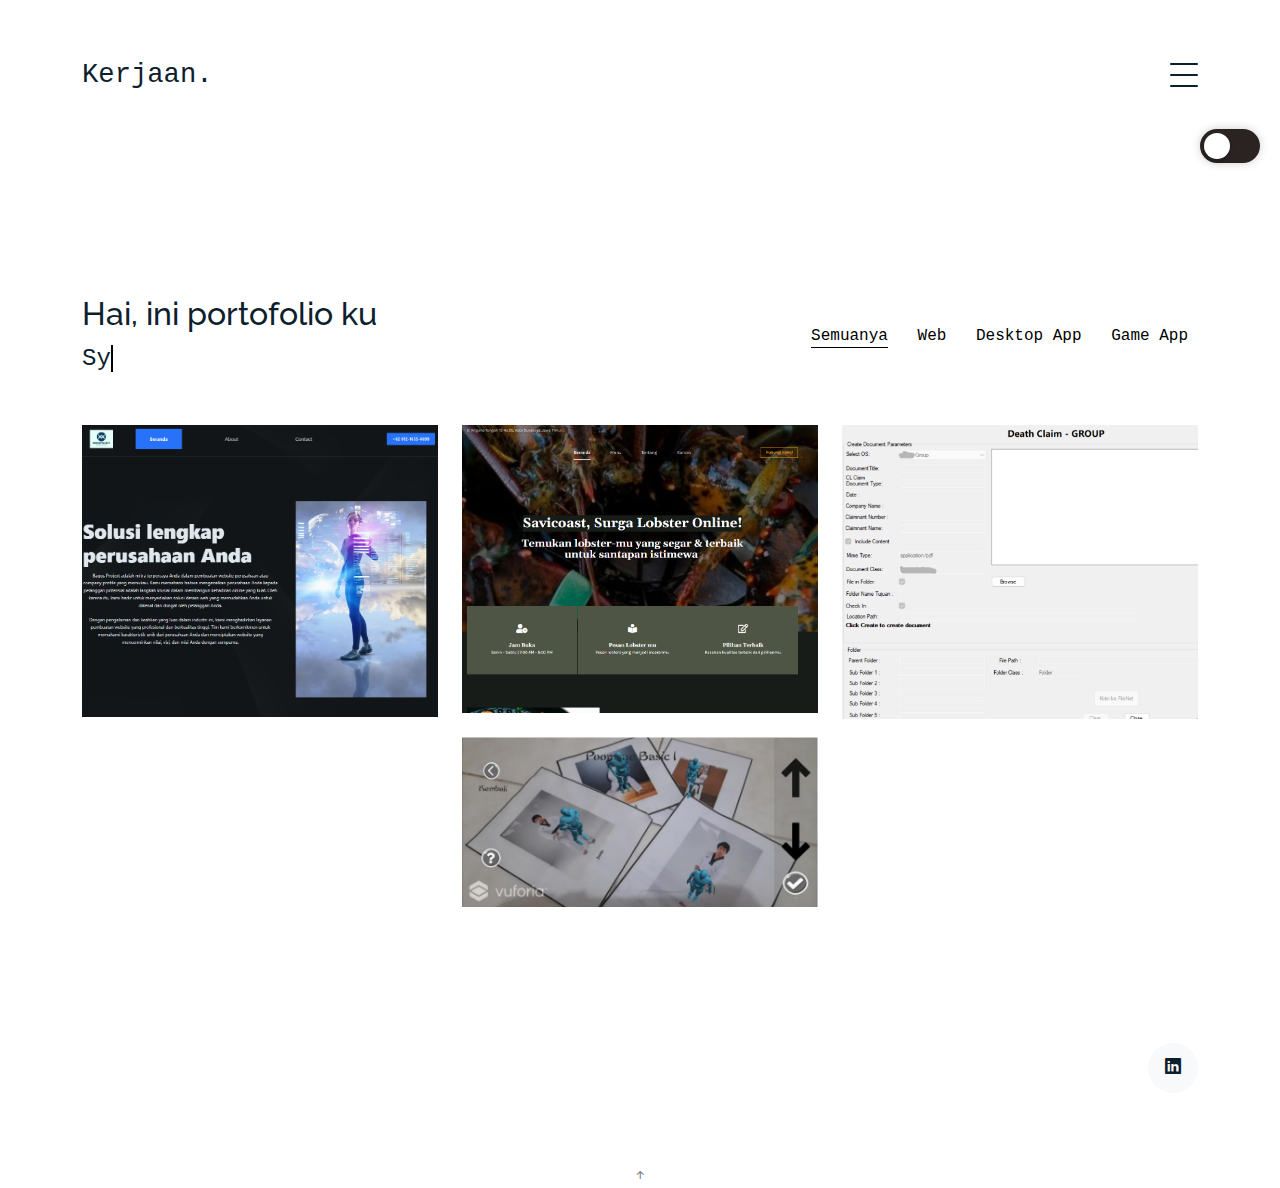
<file: works.html>
<!DOCTYPE html>
<html lang="en">

<head>
  <meta charset="utf-8">
  <meta content="width=device-width, initial-scale=1.0" name="viewport">

  <title>Eryus Portofolio.</title>
  <meta content="" name="description">
  <meta content="" name="keywords">

  <!-- Favicons -->
  <link href="assets/img/astro.png" rel="icon">
  <link href="assets/img/apple-touch-icon.png" rel="apple-touch-icon">

  <!-- Google Fonts -->
  <link href="https://fonts.googleapis.com/css?family=https://fonts.googleapis.com/css?family=Inconsolata:400,500,600,700|Raleway:400,400i,500,500i,600,600i,700,700i" rel="stylesheet">

  <!-- Vendor CSS Files -->
  <link href="assets/vendor/aos/aos.css" rel="stylesheet">
  <link href="assets/vendor/bootstrap/css/bootstrap.min.css" rel="stylesheet">
  <link href="assets/vendor/bootstrap-icons/bootstrap-icons.css" rel="stylesheet">
  <link href="assets/vendor/swiper/swiper-bundle.min.css" rel="stylesheet">

  <!-- Template Main CSS File -->
  <link href="assets/css/style.css" rel="stylesheet">

</head>

<body>

  <!-- ======= Navbar ======= -->
  <div class="collapse navbar-collapse custom-navmenu" id="main-navbar">
    <div class="container py-2 py-md-5">
      <div class="row align-items-start">
        <div class="col-md-2">
          <ul class="custom-menu">
            <li><a href="index.html">Beranda</a></li>
            <li><a href="about.html">Tentang Aku</a></li>
            <li><a href="services.html">Ngapain aja?</a></li>
            <li class="active"><a href="works.html">Kerjaan</a></li>
          </ul>
        </div>
        <div class="col-md-6 d-none d-md-block  mr-auto">
          <div class="tweet d-flex">
            <span class="bi bi-chat-quote-fill text-white mt-8 mr-3"></span>
            <div>
              <p><em>Semuanya gabisa kalo belum di coba. -Eryus,2024<br></em></p>
            </div>
          </div>
        </div>
        <div class="col-md-4 d-none d-md-block">
          <h3>Hire Saya</h3>
          <p>Jika Tertarik bisa menghubungi saya lewat email ya<br>
            <a href="https://mail.google.com/mail/?view=cm&fs=1&to=eryus.ramadhan@gmail.com&su=Halo%20dari%20website&body=Halo%20saya%20tertarik%20dengan%20profile%20Anda."target="_blank" rel="noopener">Email Saya (buka di Gmail)</a></p>
        </div>
      </div>

    </div>
  </div>

  <nav class="navbar navbar-light custom-navbar">
    <div class="container">
      <a class="navbar-brand" href="works.html">Kerjaan.</a>
      <a href="#" class="burger" data-bs-toggle="collapse" data-bs-target="#main-navbar">
        <span></span>
      </a>
    </div>
  </nav>
  <div class="theme-switcher">
      <label class="switch">
        <input type="checkbox" id="theme-toggle">
        <span class="slider round"></span>
      </label>
    </div>
  <main id="main">

    <!-- ======= Works Section ======= -->
    <section class="section site-portfolio">
      <div class="container">
        <div class="row mb-5 align-items-center">
          <div class="col-md-12 col-lg-6 mb-4 mb-lg-0" data-aos="fade-up">
            <h2>Hai, ini portofolio ku</h2>
            <span id="typing-effect"></span>
          </div>
          <div class="col-md-12 col-lg-6 text-start text-lg-end" data-aos="fade-up" data-aos-delay="100">
            <div id="filters" class="filters">
              <a href="#" data-filter="*" class="active">Semuanya</a>
              <a href="#" data-filter=".web">Web</a>
              <a href="#" data-filter=".desktop">Desktop App</a>
              <a href="#" data-filter=".game">Game App</a>
            </div>
          </div>
        </div>
        <div id="portfolio-grid" class="row no-gutter" data-aos="fade-up" data-aos-delay="200">
          <div class="item web col-sm-6 col-md-4 col-lg-4 mb-4">
            <a href="bagusprojext.html" class="item-wrap fancybox">
              <div class="work-info">
                <h3>Bagus Projext</h3>
                <span>Web</span>
              </div>
              <img class="img-fluid" src="assets/img/img_2.png">
            </a>
          </div>
          <div class="item web col-sm-6 col-md-4 col-lg-4 mb-4">
            <a href="savicoast.html" class="item-wrap fancybox">
              <div class="work-info">
                <h3>Savicoast</h3>
                <span>Web</span>
              </div>
              <img class="img-fluid" src="assets/img/img_1.png">
            </a>
          </div>
          <div class="item desktop col-sm-6 col-md-4 col-lg-4 mb-4">
            <a href="desktop.html" class="item-wrap fancybox">
              <div class="work-info">
                <h3>C# Desktop Application</h3>
                <span>Desktop</span>
              </div>
              <img class="img-fluid" src="assets/img/desktop.png">
            </a>
          </div>
          <div class="item game col-sm-6 col-md-4 col-lg-4 mb-4">
            <a href="AR.html" class="item-wrap fancybox">
              <div class="work-info">
                <h3>Taekwondo AR</h3>
                <span>Game App</span>
              </div>
              <img class="img-fluid" src="assets/img/taekwondo.jpg">
            </a>
          </div>
        </div>
      </div>
    </section><!-- End  Works Section -->

    

  </main><!-- End #main -->

  <!-- ======= Footer ======= -->
  <footer class="footer" role="contentinfo">
    <div class="container">
      <div class="row">
        <div class="col-sm-6">
        </div>
        <div class="col-sm-6 social text-md-end">
          <a href="https://www.linkedin.com/in/eryus/" target="_blank"><span class="bi bi-linkedin"></span></a>
        </div>
      </div>
    </div>
  </footer>

  <a href="#" class="back-to-top d-flex align-items-center justify-content-center"><i class="bi bi-arrow-up-short"></i></a>

  <!-- Vendor JS Files -->
  <script src="assets/vendor/aos/aos.js"></script>
  <script src="assets/vendor/bootstrap/js/bootstrap.bundle.min.js"></script>
  <script src="assets/vendor/isotope-layout/isotope.pkgd.min.js"></script>
  <script src="assets/vendor/swiper/swiper-bundle.min.js"></script>
  <script src="assets/vendor/php-email-form/validate.js"></script>

  <!-- Template Main JS File -->
  <script src="assets/js/main.js"></script>
  <script>
            document.addEventListener('contextmenu', function(event) {
                event.preventDefault();
            });
      </script>
      <script>
          // script.js
        const texts = ['System Analyst & Developer System'];
        const typingEffectElement = document.getElementById('typing-effect');
        let textIndex = 0; // indeks untuk teks yang sedang ditampilkan
        let charIndex = 0; // indeks untuk karakter saat ini
        
        function type() {
            if (textIndex < texts.length) {
                if (charIndex < texts[textIndex].length) {
                    typingEffectElement.textContent += texts[textIndex].charAt(charIndex);
                    charIndex++;
                    setTimeout(type, 150); // kecepatan efek ketik, semakin kecil angkanya semakin cepat
                } else {
                    setTimeout(erase, 1000); // jeda sebelum menghapus teks
                }
            }
        }
        
        function erase() {
            if (charIndex > 0) {
                typingEffectElement.textContent = texts[textIndex].substring(0, charIndex - 1);
                charIndex--;
                setTimeout(erase, 50); // kecepatan penghapusan, semakin kecil angkanya semakin cepat
            } else {
                textIndex = (textIndex + 1) % texts.length; // pindah ke teks berikutnya
                setTimeout(type, 500); // jeda sebelum memulai ketik teks baru
            }
        }
        
        document.addEventListener('DOMContentLoaded', function() {
            setTimeout(type, 500); // mulai efek ketik setelah halaman dimuat
        });

  </script>
   <script>
            document.addEventListener('keydown', function(e) {
                if (e.ctrlKey && (e.key === 'u' || e.key === 'U')) {
                    e.preventDefault();
                }
            });
    </script>


</body>

</html>
</file>
<file: assets/css/style.css>
/**
* MyPortfolio - cleaned & themed
* Single source of truth for theme via CSS variables + body.dark
*/

/* =======================
   THEME TOKENS
======================= */
:root{
  --bg: #ffffff;
  --text: #0d1e2d;
  --muted: #777777;
  --link: #000000;
  --link-inv: #ffffff;

  --chip-bg: #f8f9fa;
  --soft: #eff1f4;

  --overlay: rgba(0,0,0,0.4);
  --tweet-bg: #b3b3b4;

  --accent: #007bff; /* hover link color */
}

body.dark{
  --bg: #000000;
  --text: #ffffff;
  --muted: #c9c9c9;
  --link: #ffffff;
  --link-inv: #000000;

  --chip-bg: #151515;
  --soft: #1f1f1f;

  --overlay: rgba(0,0,0,0.4);
  --tweet-bg: #383f46;
  --accent: #9cc8ff;
}

/* =======================
   GENERAL
======================= */
* { box-sizing: border-box; }

html, body {
  margin: 0;
  padding: 0;
}

body {
  font-family: "Inconsolata", monospace;
  background-color: var(--bg);
  color: var(--text);
  transition: background-color .3s, color .3s;
}

/* links */
a { color: var(--muted); text-decoration: none; }
a:hover { color: var(--link); }

/* headings */
h1,h2,h3,h4,h5,h6,.font-heading {
  font-family: "Raleway", sans-serif;
}

/* spacing */
.section { padding: 7rem 0; }

/* theme switcher */
.theme-switcher { display:flex; justify-content:right; margin:20px; }
#ip-address { display:none; }

/* switch styles */
.switch { position:relative; display:inline-block; width:60px; height:34px; }
.switch input { opacity:0; width:0; height:0; }
.slider {
  position:absolute; cursor:pointer; inset:0;
  background-color:#2b2222; transition:.4s; border-radius:34px;
  box-shadow:0 0 10px rgba(0,0,0,0.2);
}
.slider:before{
  content:""; position:absolute; height:26px; width:26px; left:4px; bottom:4px;
  background-color:#fff; transition:.4s; border-radius:50%;
  box-shadow:0 2px 4px rgba(0,0,0,0.2);
}
input:checked + .slider { background-color:#383f46; }
input:checked + .slider:before { transform: translateX(26px); }

/* =======================
   FILTERS (portfolio chips)
======================= */
.filters a{
  text-decoration:none; color:var(--link);
  display:inline-block; padding:0 10px; position:relative;
}
.filters a:hover,
.filters a:focus,
.filters a:active { text-decoration:none; }
.filters a:hover:before{
  content:""; position:absolute; left:10px; right:10px; bottom:0; height:1px;
  background-color:var(--link);
}
.filters a.active{ color:var(--link); }
.filters a.active:before{
  content:""; position:absolute; left:10px; right:10px; bottom:0; height:1px;
  background-color:var(--link);
}

/* dark theme tweaks for filters (optional highlight) */
body.dark .filters a.active{
  background-color:#333; color:#fff; border-radius:4px;
}

/* =======================
   GRID ITEMS / WORK
======================= */
.item{ border:none; margin-bottom:30px; }
.item .item-wrap{ display:block; position:relative; overflow:hidden; }
.item .item-wrap:after{
  z-index:2; position:absolute; content:""; inset:0;
  background: var(--overlay); visibility:hidden; opacity:0; transition:.3s all ease-in-out;
}
.item .item-wrap img{ transition:.3s transform ease; transform:scale(1); }
.item .item-wrap>.work-info{
  position:absolute; top:50%; width:100%; text-align:center; z-index:3;
  transform:translateY(-50%); color:#fff; opacity:0; visibility:hidden;
  margin-top:20px; transition:.3s all ease;
}
.item .item-wrap>.work-info h3{ font-size:20px; margin-bottom:0; }
.item .item-wrap>.work-info span{
  font-size:14px; text-transform:uppercase; letter-spacing:.2rem;
}
.item .item-wrap:hover img{ transform:scale(1.05); }
.item .item-wrap:hover:after{ opacity:1; visibility:visible; }
.item .item-wrap:hover .work-info{ margin-top:0; opacity:1; visibility:visible; }

/* =======================
   TESTIMONIAL
======================= */
.testimonial-wrap{
  padding:50px 50px 80px 50px; background: var(--tweet-bg);
}
.testimonial-wrap .testimonial{ text-align:center; max-width:500px; margin:0 auto; }
.testimonial-wrap .testimonial img{ border-radius:50%; width:120px; margin:0 auto 30px; }
.testimonial-wrap .testimonial blockquote p{ font-size:20px; }

.h3{ font-size:20px; }
.h4{ font-size:16px; }
.heading{ font-size:28px; }

/* =======================
   READMORE BUTTON/LINK (Prev/Next)
   -> selalu kontras di dua mode
======================= */
.readmore{
  display:inline-block;
  padding:10px 15px;
  font-size:12px;
  text-transform:uppercase;
  font-weight:700;
  text-decoration:none;
  border:1px solid var(--link);
  color:var(--link);
  background:transparent;
  transition:.2s all ease;
}
.readmore:hover,
.readmore:focus{
  background: var(--link);
  color: var(--link-inv);
  text-decoration:none;
  outline:none;
}

/* =======================
   SWIPER PAGINATION
======================= */
.testimonials-slider .swiper-pagination{
  margin-top:-60px; position:relative;
}
.testimonials-slider .swiper-pagination .swiper-pagination-bullet{
  width:12px; height:12px; background-color: rgba(36,29,29,0.3); opacity:1;
}
.testimonials-slider .swiper-pagination .swiper-pagination-bullet-active{
  background-color: rgba(13,30,45,0.6);
}

/* =======================
   STICKY SIDEBAR
======================= */
.sticky-content{ position:sticky; position:-webkit-sticky; top:0; }

/* =======================
   LIST LINE
======================= */
.list-line li{ margin-bottom:10px; position:relative; padding-left:30px; }
.list-line li:before{
  content:""; position:absolute; left:0; top:.7rem; width:10px; height:2px;
  background: var(--link);
}

/* =======================
   FORMS / PROGRESS
======================= */
.form-control{
  border-radius:0; background:#f8f9fa; border:1px solid transparent;
  padding-top:10px !important; padding-bottom:10px !important;
}
body.dark .form-control{ background:#0e0e0e; color:var(--text); }
.form-control:active,
.form-control:focus{
  background: var(--soft); outline:none; box-shadow:none; border:1px solid transparent;
}

.custom-progress{ height:7px; border-radius:0; }
.custom-progress .progress-bar{ background: var(--link); }

/* =======================
   SERVICES
======================= */
.services i{ font-size:40px; }
.services h4{ padding-top:10px; }

/* =======================
   CONTACT FORM STATE
======================= */
.php-email-form .error-message{
  display:none; color:#fff; background:#ed3c0d; text-align:left; padding:15px; font-weight:600;
}
.php-email-form .error-message br+br{ margin-top:25px; }
.php-email-form .sent-message{
  display:none; color:#fff; background:#18d26e; text-align:center; padding:15px; font-weight:600;
}
.php-email-form .loading{
  display:none; background:#fff; text-align:center; padding:15px;
}
.php-email-form .loading:before{
  content:""; display:inline-block; border-radius:50%; width:24px; height:24px;
  margin:0 10px -6px 0; border:3px solid #18d26e; border-top-color:#eee;
  animation: animate-loading 1s linear infinite;
}
@keyframes animate-loading{ 0%{transform:rotate(0);} 100%{transform:rotate(360deg);} }

/* =======================
   HEADER / NAV
======================= */
.custom-navmenu{ background:#0d1e2d; }
.custom-navmenu .custom-menu,
.custom-navmenu .custom-menu li{ padding:0; margin:0; list-style:none; }
.custom-navmenu .custom-menu li{ margin-bottom:0; font-size:20px; }
.custom-navmenu .custom-menu li a{ color:#fff; padding:10px 0 !important; }
.custom-navmenu .custom-menu li a:hover{ text-decoration:none; }
.custom-navmenu .custom-menu li.active a{ text-decoration:underline; }
.custom-navmenu h3{ font-size:20px; color:#fff; }
.custom-navmenu p{ color:rgba(255,255,255,0.6); }
.custom-navmenu a{ color:rgba(255,255,255,0.7); }
.custom-navmenu a:hover{ color:#fff; }

.custom-navbar{ padding-top:50px; width:100%; }
@media (max-width: 780px){
  .custom-navbar>.container{ padding-right:0; padding-left:0; }
}
.custom-navbar .navbar-brand{ font-size:1.7rem; color:var(--text); }

/* burger */
.burger{ width:28px; height:32px; cursor:pointer; position:relative; color:var(--text); }
.burger:before, .burger span, .burger:after{
  width:100%; height:2px; display:flex; background: currentColor;
  border-radius:2px; position:absolute; opacity:1;
  transition: top .35s cubic-bezier(0.23,1,0.32,1),
              transform .35s cubic-bezier(0.23,1,0.32,1),
              opacity .35s cubic-bezier(0.23,1,0.32,1),
              background-color 1.15s cubic-bezier(0.86,0,0.07,1);
  content:"";
}
.burger:before{ top:4px; }
.burger span{ top:15px; }
.burger:after{ top:26px; }
.burger:hover:before{ top:7px; }
.burger:hover:after{ top:23px; }
.burger.active span{ opacity:0; }
.burger.active:before, .burger.active:after{ top:40%; }
.burger.active:before{ transform:rotate(45deg); }
.burger.active:after{ transform:rotate(-45deg); }
.burger:focus{ outline:none; }

/* =======================
   FOOTER
======================= */
.footer{ padding:0 0 4rem 0; }
.footer a{ color: var(--link); }

.social a{
  display:inline-block; width:50px; height:50px; border-radius:50%;
  background: var(--chip-bg); position:relative; text-align:center; color:var(--text);
}
.social a span{
  display:inline-block; left:50%; position:absolute; top:50%; transform:translate(-50%,-50%);
}
.social a:hover{ color: var(--link); }

/* =======================
   TYPO EFFECT
======================= */
.web-design{ margin-right:10px; }
#typing-effect{
  font-size:24px; border-right:2px solid var(--link);
  white-space:nowrap; overflow:hidden; animation: blink .75s step-end infinite;
}
@keyframes blink{
  0%{ border-color:transparent; }
  50%{ border-color: var(--link); }
  100%{ border-color:transparent; }
}

/* =======================
   IMAGE HOVER
======================= */
.img-fluid{ transition: transform .3s ease, box-shadow .3s ease; }
.img-fluid:hover{
  transform: scale(1.1);
  box-shadow: 0 15px 30px rgba(0,0,0,0.2);
}
</file>
